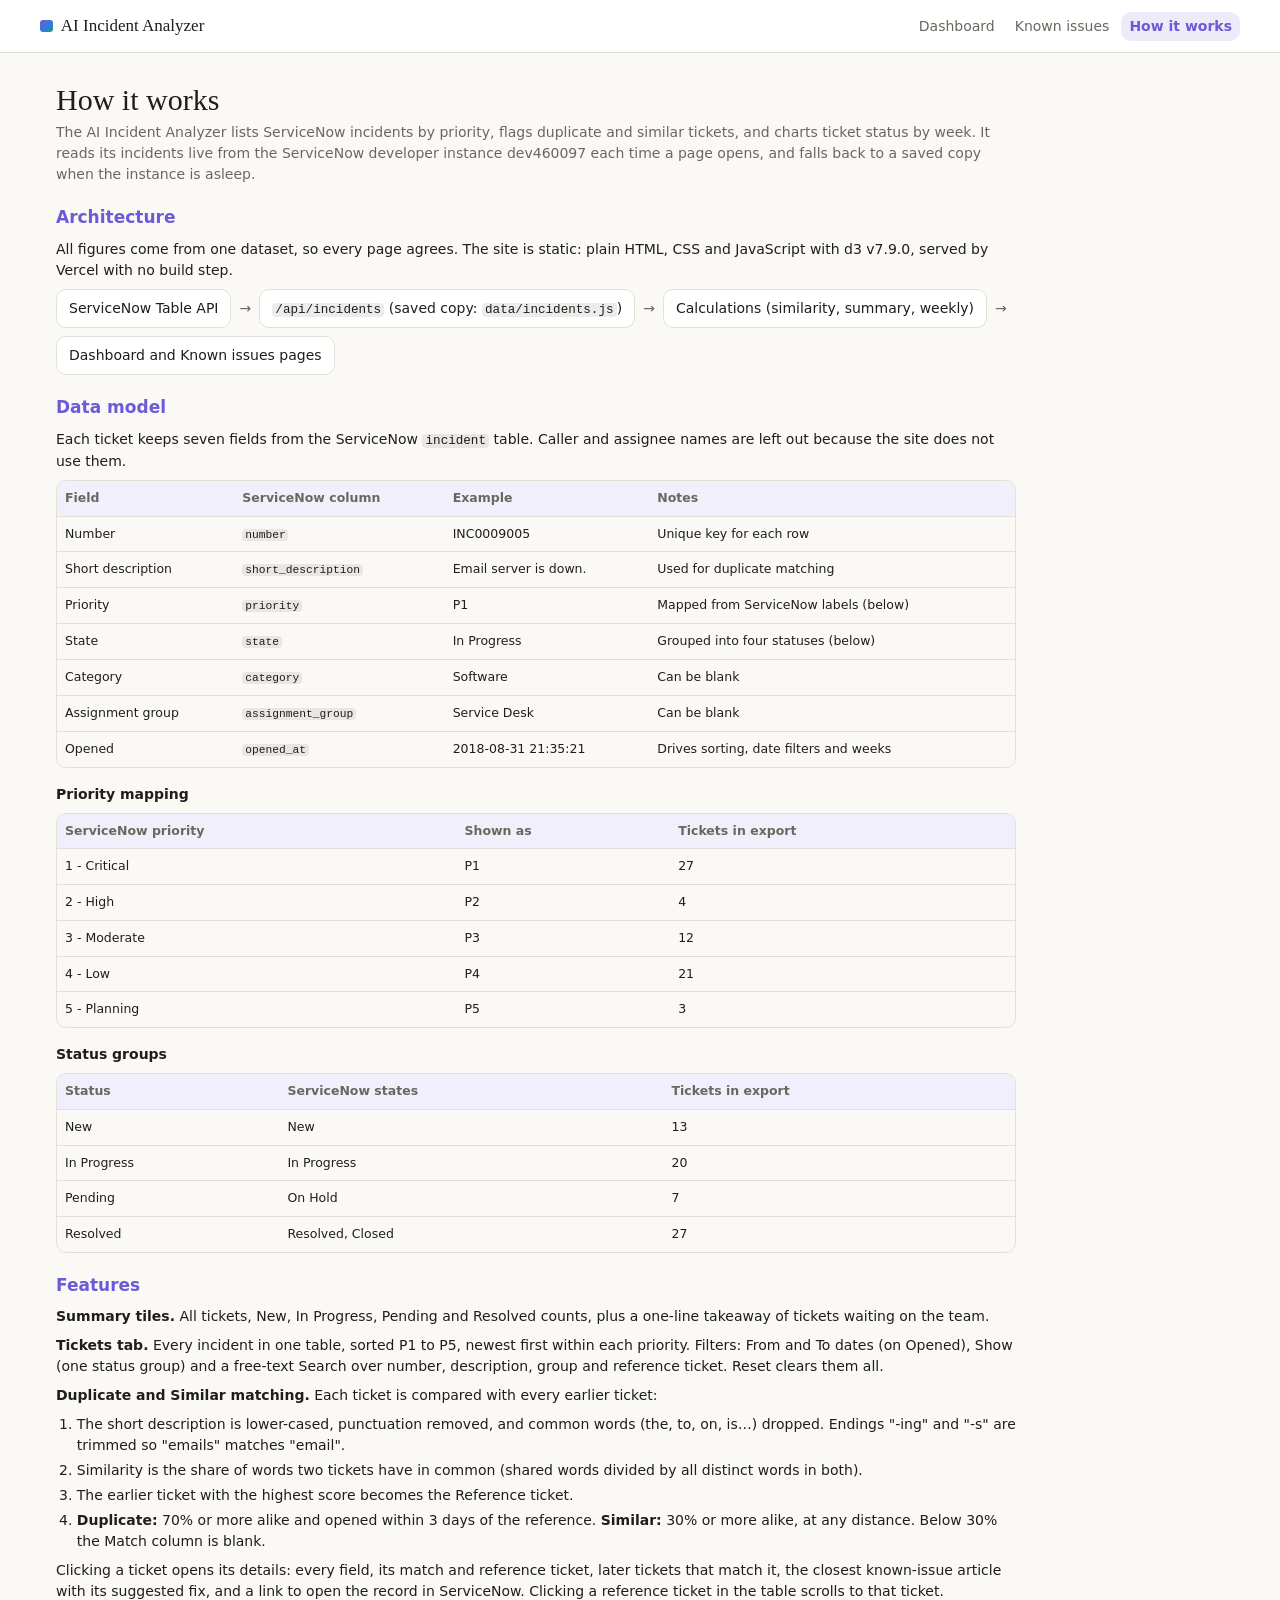
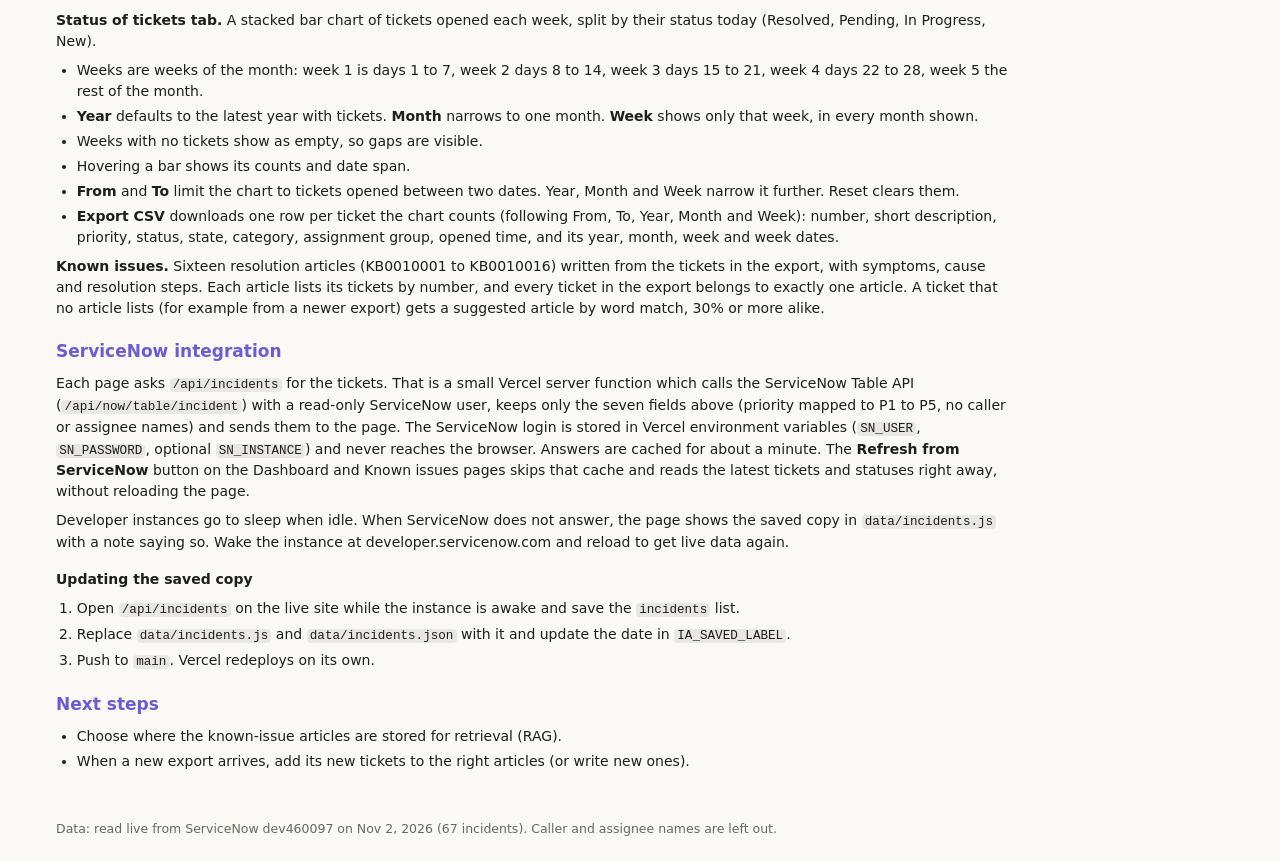
<file: about.html>
<!doctype html>
<html lang="en">
<head>
<meta charset="utf-8">
<meta name="viewport" content="width=device-width, initial-scale=1">
<title>How it works · AI Incident Analyzer</title>
<meta name="description" content="How the AI Incident Analyzer matches tickets and groups status.">
<link rel="icon" href="/favicon.svg" type="image/svg+xml">
<link rel="stylesheet" href="/assets/css/tokens.css">
<link rel="stylesheet" href="/assets/css/about.css">
</head>
<body>
<nav class="site-nav" aria-label="Site">
  <div class="site-nav-in">
    <a class="site-brand" href="/"><i></i>AI Incident Analyzer</a>
    <div class="site-links">
      <a href="/">Dashboard</a>
      <a href="/known-issues">Known issues</a>
      <a href="/about" aria-current="page">How it works</a>
    </div>
  </div>
</nav>
<main class="page">
  <header>
    <h1>How it works</h1>
    <p class="lede">The AI Incident Analyzer lists ServiceNow incidents by priority, flags duplicate and similar tickets, and charts ticket status by week. It reads its incidents live from the ServiceNow developer instance dev460097 each time a page opens, and falls back to a saved copy when the instance is asleep.</p>
  </header>
  <div class="doc">
    <section>
      <h2>Architecture</h2>
      <p>All figures come from one dataset, so every page agrees. The site is static: plain HTML, CSS and JavaScript with d3 v7.9.0, served by Vercel with no build step.</p>
      <div class="flow"><span>ServiceNow Table API</span><b>→</b><span><code>/api/incidents</code> (saved copy: <code>data/incidents.js</code>)</span><b>→</b><span>Calculations (similarity, summary, weekly)</span><b>→</b><span>Dashboard and Known issues pages</span></div>
    </section>

    <section>
      <h2>Data model</h2>
      <p>Each ticket keeps seven fields from the ServiceNow <code>incident</code> table. Caller and assignee names are left out because the site does not use them.</p>
      <div class="tbl"><table>
        <thead><tr><th>Field</th><th>ServiceNow column</th><th>Example</th><th>Notes</th></tr></thead>
        <tbody>
          <tr><td>Number</td><td><code>number</code></td><td>INC0009005</td><td>Unique key for each row</td></tr>
          <tr><td>Short description</td><td><code>short_description</code></td><td>Email server is down.</td><td>Used for duplicate matching</td></tr>
          <tr><td>Priority</td><td><code>priority</code></td><td>P1</td><td>Mapped from ServiceNow labels (below)</td></tr>
          <tr><td>State</td><td><code>state</code></td><td>In Progress</td><td>Grouped into four statuses (below)</td></tr>
          <tr><td>Category</td><td><code>category</code></td><td>Software</td><td>Can be blank</td></tr>
          <tr><td>Assignment group</td><td><code>assignment_group</code></td><td>Service Desk</td><td>Can be blank</td></tr>
          <tr><td>Opened</td><td><code>opened_at</code></td><td>2018-08-31 21:35:21</td><td>Drives sorting, date filters and weeks</td></tr>
        </tbody>
      </table></div>
      <h3>Priority mapping</h3>
      <div class="tbl"><table>
        <thead><tr><th>ServiceNow priority</th><th>Shown as</th><th>Tickets in export</th></tr></thead>
        <tbody>
          <tr><td>1 - Critical</td><td>P1</td><td>27</td></tr>
          <tr><td>2 - High</td><td>P2</td><td>4</td></tr>
          <tr><td>3 - Moderate</td><td>P3</td><td>12</td></tr>
          <tr><td>4 - Low</td><td>P4</td><td>21</td></tr>
          <tr><td>5 - Planning</td><td>P5</td><td>3</td></tr>
        </tbody>
      </table></div>
      <h3>Status groups</h3>
      <div class="tbl"><table>
        <thead><tr><th>Status</th><th>ServiceNow states</th><th>Tickets in export</th></tr></thead>
        <tbody>
          <tr><td>New</td><td>New</td><td>13</td></tr>
          <tr><td>In Progress</td><td>In Progress</td><td>20</td></tr>
          <tr><td>Pending</td><td>On Hold</td><td>7</td></tr>
          <tr><td>Resolved</td><td>Resolved, Closed</td><td>27</td></tr>
        </tbody>
      </table></div>
    </section>

    <section>
      <h2>Features</h2>
      <p><strong>Summary tiles.</strong> All tickets, New, In Progress, Pending and Resolved counts, plus a one-line takeaway of tickets waiting on the team.</p>
      <p><strong>Tickets tab.</strong> Every incident in one table, sorted P1 to P5, newest first within each priority. Filters: From and To dates (on Opened), Show (one status group) and a free-text Search over number, description, group and reference ticket. Reset clears them all.</p>
      <p><strong>Duplicate and Similar matching.</strong> Each ticket is compared with every earlier ticket:</p>
      <ol>
        <li>The short description is lower-cased, punctuation removed, and common words (the, to, on, is…) dropped. Endings "-ing" and "-s" are trimmed so "emails" matches "email".</li>
        <li>Similarity is the share of words two tickets have in common (shared words divided by all distinct words in both).</li>
        <li>The earlier ticket with the highest score becomes the Reference ticket.</li>
        <li><strong>Duplicate:</strong> 70% or more alike and opened within 3 days of the reference. <strong>Similar:</strong> 30% or more alike, at any distance. Below 30% the Match column is blank.</li>
      </ol>
      <p>Clicking a ticket opens its details: every field, its match and reference ticket, later tickets that match it, the closest known-issue article with its suggested fix, and a link to open the record in ServiceNow. Clicking a reference ticket in the table scrolls to that ticket.</p>
      <p><strong>Status of tickets tab.</strong> A stacked bar chart of tickets opened each week, split by their status today (Resolved, Pending, In Progress, New).</p>
      <ul>
        <li>Weeks are weeks of the month: week 1 is days 1 to 7, week 2 days 8 to 14, week 3 days 15 to 21, week 4 days 22 to 28, week 5 the rest of the month.</li>
        <li><strong>Year</strong> defaults to the latest year with tickets. <strong>Month</strong> narrows to one month. <strong>Week</strong> shows only that week, in every month shown.</li>
        <li>Weeks with no tickets show as empty, so gaps are visible.</li>
        <li>Hovering a bar shows its counts and date span.</li>
        <li><strong>From</strong> and <strong>To</strong> limit the chart to tickets opened between two dates. Year, Month and Week narrow it further. Reset clears them.</li>
        <li><strong>Export CSV</strong> downloads one row per ticket the chart counts (following From, To, Year, Month and Week): number, short description, priority, status, state, category, assignment group, opened time, and its year, month, week and week dates.</li>
      </ul>
      <p><strong>Known issues.</strong> Sixteen resolution articles (KB0010001 to KB0010016) written from the tickets in the export, with symptoms, cause and resolution steps. Each article lists its tickets by number, and every ticket in the export belongs to exactly one article. A ticket that no article lists (for example from a newer export) gets a suggested article by word match, 30% or more alike.</p>
    </section>

    <section>
      <h2>ServiceNow integration</h2>
      <p>Each page asks <code>/api/incidents</code> for the tickets. That is a small Vercel server function which calls the ServiceNow Table API (<code>/api/now/table/incident</code>) with a read-only ServiceNow user, keeps only the seven fields above (priority mapped to P1 to P5, no caller or assignee names) and sends them to the page. The ServiceNow login is stored in Vercel environment variables (<code>SN_USER</code>, <code>SN_PASSWORD</code>, optional <code>SN_INSTANCE</code>) and never reaches the browser. Answers are cached for about a minute. The <strong>Refresh from ServiceNow</strong> button on the Dashboard and Known issues pages skips that cache and reads the latest tickets and statuses right away, without reloading the page.</p>
      <p>Developer instances go to sleep when idle. When ServiceNow does not answer, the page shows the saved copy in <code>data/incidents.js</code> with a note saying so. Wake the instance at developer.servicenow.com and reload to get live data again.</p>
      <h3>Updating the saved copy</h3>
      <ol>
        <li>Open <code>/api/incidents</code> on the live site while the instance is awake and save the <code>incidents</code> list.</li>
        <li>Replace <code>data/incidents.js</code> and <code>data/incidents.json</code> with it and update the date in <code>IA_SAVED_LABEL</code>.</li>
        <li>Push to <code>main</code>. Vercel redeploys on its own.</li>
      </ol>
    </section>

    <section>
      <h2>Next steps</h2>
      <ul>
                <li>Choose where the known-issue articles are stored for retrieval (RAG).</li>
        <li>When a new export arrives, add its new tickets to the right articles (or write new ones).</li>
      </ul>
    </section>
  </div>
</main>
<footer class="site-foot">Data: read live from ServiceNow dev460097 on Nov 2, 2026 (67 incidents). Caller and assignee names are left out.</footer>
</body>
</html>
</file>
<file: assets/css/tokens.css>
:root {
    --font-anthropic-sans: system-ui, -apple-system, "Segoe UI", Roboto, sans-serif;
    --font-anthropic-serif: Georgia, "Times New Roman", serif;
    --color-fg: #1f1e1c; --color-fg-muted: #6b675f; --color-bg: #faf9f6; --color-panel: #ffffff;
    --color-border-line: #e3e0d8; --color-ok: #23a06b; --color-warn: #c77c12; --color-bad: #c8423a;
    --cds-text-secondary: #6b675f; --cds-chart-grid: #ece9e2; --cds-chart-axis: #b9b4a8;
    --cds-surface-popover: #ffffff; --cds-shadow-popover: 0 4px 16px rgba(0,0,0,.12); --cds-border: #e3e0d8;
    --cds-gap-xs: 4px; --cds-gap-sm: 8px; --cds-gap-md: 12px; --cds-gap-lg: 20px;
    --cds-pad-xs: 4px; --cds-pad-sm: 8px; --cds-pad-md: 12px; --cds-pad-lg: 20px;
    --cds-font-size-caption: 12.5px; --cds-font-size-body: 14px; --cds-font-size-heading: 17px; --cds-font-size-title: 30px;
    --cds-font-weight-medium: 600; --cds-radius: 10px; --cds-dur-slow: .3s;
  }
  @media (prefers-color-scheme: dark) { :root:not([data-theme="light"]) {
    --color-fg: #ecebe7; --color-fg-muted: #a6a39b; --color-bg: #1c1b19; --color-panel: #262522;
    --color-border-line: #3a3834; --color-ok: #4cc490; --color-warn: #f0a94e; --color-bad: #ee6b62;
    --cds-text-secondary: #a6a39b; --cds-chart-grid: #34322e; --cds-chart-axis: #6b675f;
    --cds-surface-popover: #2e2d2a; --cds-border: #3a3834;
  } }
  :root[data-theme="dark"] {
    --color-fg: #ecebe7; --color-fg-muted: #a6a39b; --color-bg: #1c1b19; --color-panel: #262522;
    --color-border-line: #3a3834; --color-ok: #4cc490; --color-warn: #f0a94e; --color-bad: #ee6b62;
    --cds-text-secondary: #a6a39b; --cds-chart-grid: #34322e; --cds-chart-axis: #6b675f;
    --cds-surface-popover: #2e2d2a; --cds-border: #3a3834;
  }
  [hidden] { display: none !important; }
  body { margin: 0; background: var(--color-bg); color: var(--color-fg); }
  #dash-root { max-width: 1200px; margin: 0 auto; padding: 24px 16px 48px; box-sizing: border-box; }

  /* Site shell shared by every page */
  :root { --ia-all: #6b5bd6; --ia-new: #2f7fd8; --ia-res: #23a06b; }
  @media (prefers-color-scheme: dark) { :root:not([data-theme="light"]) { --ia-all: #9d90f0; --ia-new: #6aaef0; --ia-res: #4cc490; } }
  :root[data-theme="dark"] { --ia-all: #9d90f0; --ia-new: #6aaef0; --ia-res: #4cc490; }
  body { font-family: var(--font-anthropic-sans); font-size: var(--cds-font-size-body); line-height: 1.5; }
  .site-nav { position: sticky; top: 0; z-index: 10; background: color-mix(in srgb, var(--color-panel) 92%, transparent); backdrop-filter: blur(6px); border-bottom: 1px solid var(--color-border-line); }
  .site-nav-in { max-width: 1200px; margin: 0 auto; padding: 0 16px; display: flex; align-items: center; gap: var(--cds-gap-lg); min-height: 3.25rem; flex-wrap: wrap; }
  .site-brand { font-family: var(--font-anthropic-serif); font-size: var(--cds-font-size-heading); color: var(--color-fg); text-decoration: none; display: inline-flex; align-items: center; gap: var(--cds-gap-sm); }
  .site-brand i { width: .8rem; height: .8rem; border-radius: 3px; background: linear-gradient(135deg, var(--ia-all), var(--ia-new) 60%, var(--ia-res)); display: inline-block; }
  .site-links { display: flex; gap: var(--cds-gap-xs); margin-left: auto; flex-wrap: wrap; }
  .site-links a { color: var(--color-fg-muted); text-decoration: none; padding: var(--cds-pad-xs) var(--cds-pad-sm); border-radius: var(--cds-radius); }
  .site-links a:hover { color: var(--color-fg); background: color-mix(in srgb, var(--ia-all) 8%, transparent); }
  .site-links a[aria-current="page"] { color: var(--ia-all); font-weight: var(--cds-font-weight-medium); background: color-mix(in srgb, var(--ia-all) 12%, transparent); }
  .site-foot { max-width: 1200px; margin: 0 auto; padding: 0 16px 32px; color: var(--color-fg-muted); font-size: var(--cds-font-size-caption); box-sizing: border-box; }
  .page { max-width: 1200px; margin: 0 auto; padding: 24px 16px 48px; box-sizing: border-box; display: flex; flex-direction: column; gap: var(--cds-gap-lg); }
  .page h1 { font-family: var(--font-anthropic-serif); font-weight: 400; font-size: var(--cds-font-size-title); margin: 0; }
  .lede { color: var(--color-fg-muted); margin: 0; max-width: 60rem; }
  .card { background: var(--color-panel); border: 1px solid var(--color-border-line); border-radius: var(--cds-radius); padding: var(--cds-pad-lg); min-width: 0; }
  code { font-family: ui-monospace, SFMono-Regular, Menlo, Consolas, monospace; font-size: .9em; background: color-mix(in srgb, var(--color-fg-muted) 12%, transparent); padding: 0 .25em; border-radius: 4px; overflow-wrap: anywhere; }
  a { color: var(--ia-all); }

/* Shown when ServiceNow can't be reached and the page falls back to the saved copy */
.ia-notice { max-width: 1200px; margin: 12px auto; padding: 10px 14px; box-sizing: border-box; border-radius: 8px; border: 1px solid #e0a43a; background: #fff6e5; color: #5c3d00; font-size: 14px; line-height: 1.45; }
.ia-notice a { color: inherit; text-decoration: underline; }
@media (prefers-color-scheme: dark) { :root:not([data-theme="light"]) .ia-notice { background: #3a2a0c; border-color: #8a6420; color: #ffe2a8; } }
:root[data-theme="dark"] .ia-notice { background: #3a2a0c; border-color: #8a6420; color: #ffe2a8; }

/* Refresh from ServiceNow button, next to the page title */
.ia-titlebar { display: flex; align-items: center; justify-content: space-between; gap: 12px; flex-wrap: wrap; }
.ia-titlebar h1 { margin-right: auto; }
.ia-refresh { font: inherit; font-size: 14px; font-weight: 600; cursor: pointer; padding: 6px 14px; min-height: 2.1rem; border-radius: 999px; border: 1px solid var(--ia-all, #6b5bd6); background: var(--ia-all, #6b5bd6); color: #fff; white-space: nowrap; }
.ia-refresh:hover { filter: brightness(1.08); }
.ia-refresh:disabled { opacity: .7; cursor: progress; }
</file>
<file: assets/css/about.css>
.doc { display: grid; gap: var(--cds-gap-lg); max-width: 60rem; }
.doc section { display: grid; gap: var(--cds-gap-sm); }
.doc h2 { font-size: var(--cds-font-size-heading); color: var(--ia-all); margin: 0; }
.doc h3 { font-size: var(--cds-font-size-body); margin: var(--cds-gap-sm) 0 0; }
.doc p, .doc ol, .doc ul { margin: 0; }
.doc ol, .doc ul { padding-left: 1.3rem; display: grid; gap: var(--cds-gap-xs); }
.tbl { overflow-x: auto; border: 1px solid var(--color-border-line); border-radius: var(--cds-radius); }
.tbl table { width: 100%; border-collapse: collapse; font-size: var(--cds-font-size-caption); font-variant-numeric: tabular-nums; }
.tbl th { text-align: left; background: color-mix(in srgb, var(--ia-all) 10%, var(--color-panel)); color: var(--color-fg-muted); font-weight: var(--cds-font-weight-medium); }
.tbl th, .tbl td { padding: var(--cds-pad-sm); border-bottom: 1px solid var(--color-border-line); vertical-align: top; }
.tbl tr:last-child td { border-bottom: 0; }
.flow { display: flex; flex-wrap: wrap; align-items: center; gap: var(--cds-gap-sm); }
.flow span { background: var(--color-panel); border: 1px solid var(--color-border-line); border-radius: var(--cds-radius); padding: var(--cds-pad-sm) var(--cds-pad-md); }
.flow b { color: var(--color-fg-muted); font-weight: 400; }
</file>
